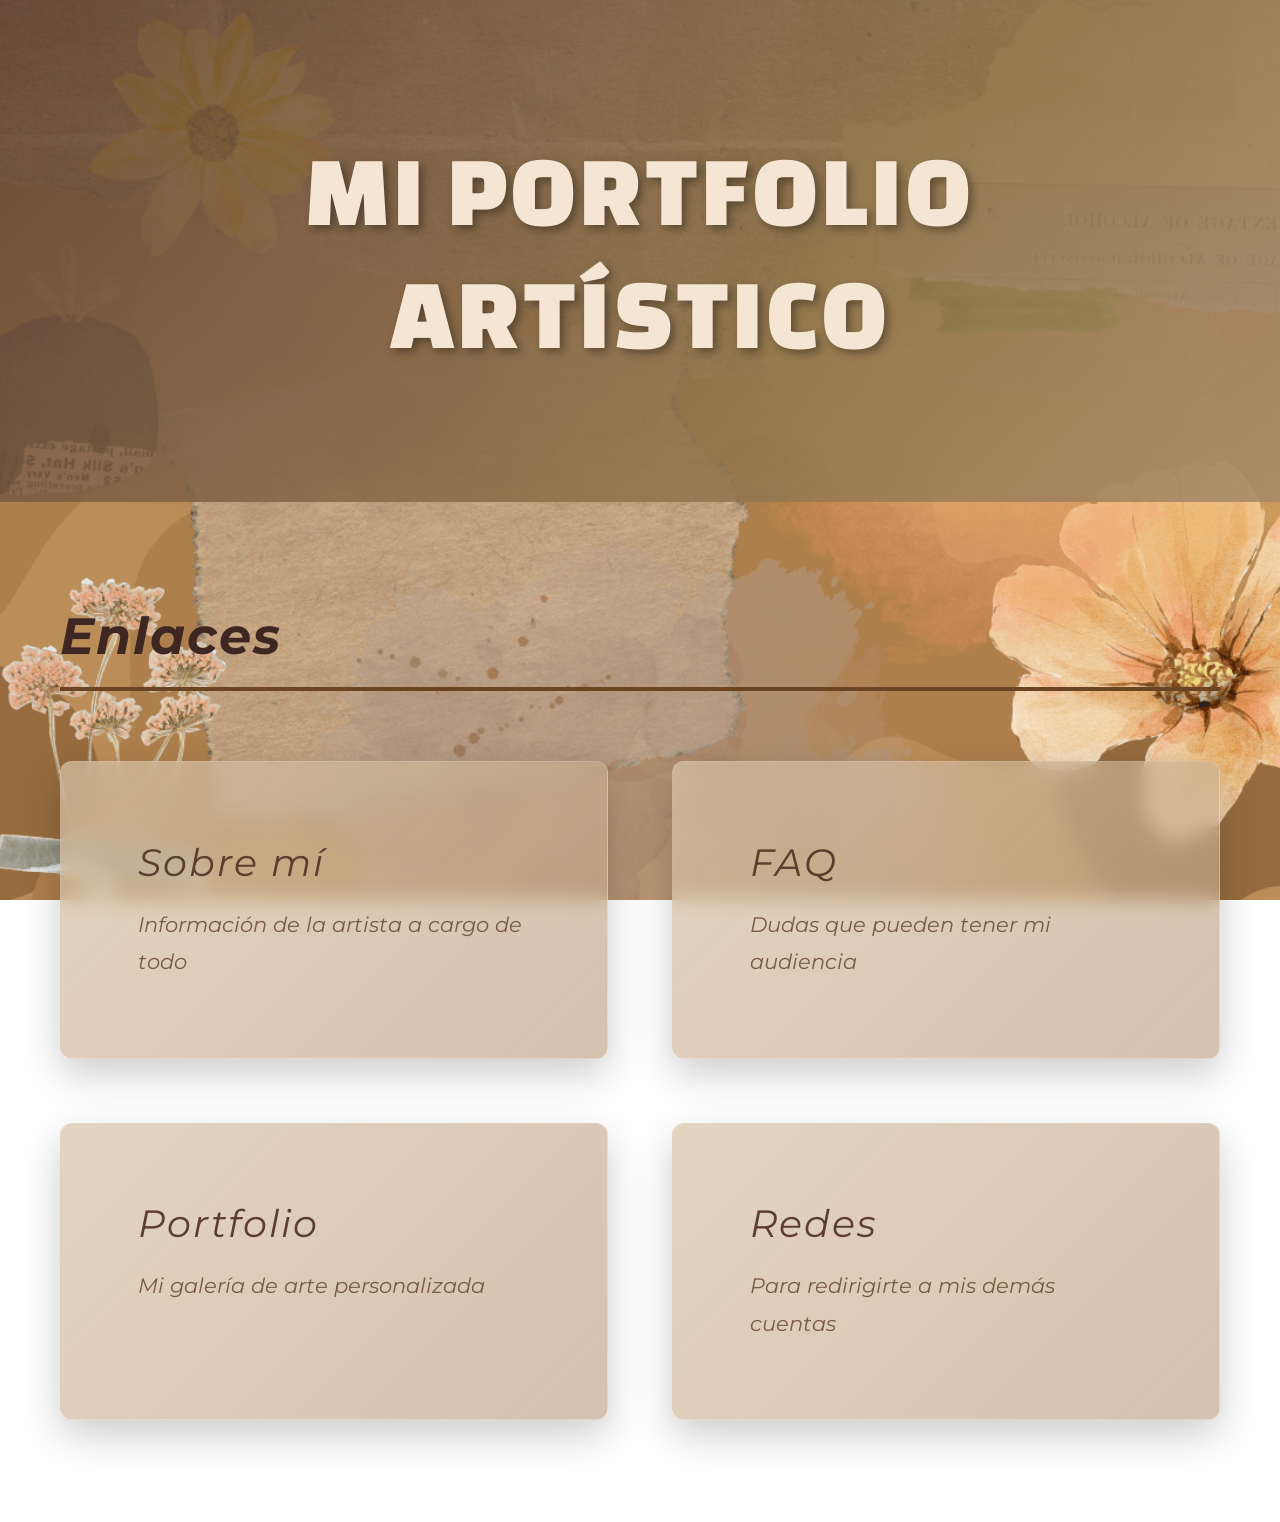
<file: index.html>
<!DOCTYPE html>
<html lang="es">
<head>
	<meta charset="UTF-8">
	<meta name="viewport" content="width=device-width, initial-scale=1.0">
	<title>MI PORTFOLIO ARTÍSTICO</title>
	<link rel="stylesheet" href="style-index.css">
</head>

<body>

	<header class="header-hero">
		<h1>MI PORTFOLIO ARTÍSTICO</h1>
	</header>

	<main>

		<section class="enlaces">
			<h2 class="section-title"><strong>Enlaces</strong></h2>

			<div class="cards-container">

				<a href="sobre-mi.html" class="card" target="_blank">
					<h3>Sobre mí</h3>
					<p>Información de la artista a cargo de todo</p>
				</a>

				<a href="faq.html" class="card" target="_blank">
					<h3>FAQ</h3>
					<p>Dudas que pueden tener mi audiencia</p>
				</a>

				<a href="portfolio.html" class="card" target="_blank">
					<h3>Portfolio</h3>
					<p>Mi galería de arte personalizada</p>
				</a>

				<a href="redes.html" class="card" target="_blank">
					<h3>Redes</h3>
					<p>Para redirigirte a mis demás cuentas</p>
				</a>

			</div>
		</section>

	</main>

</body>
</html>
</file>
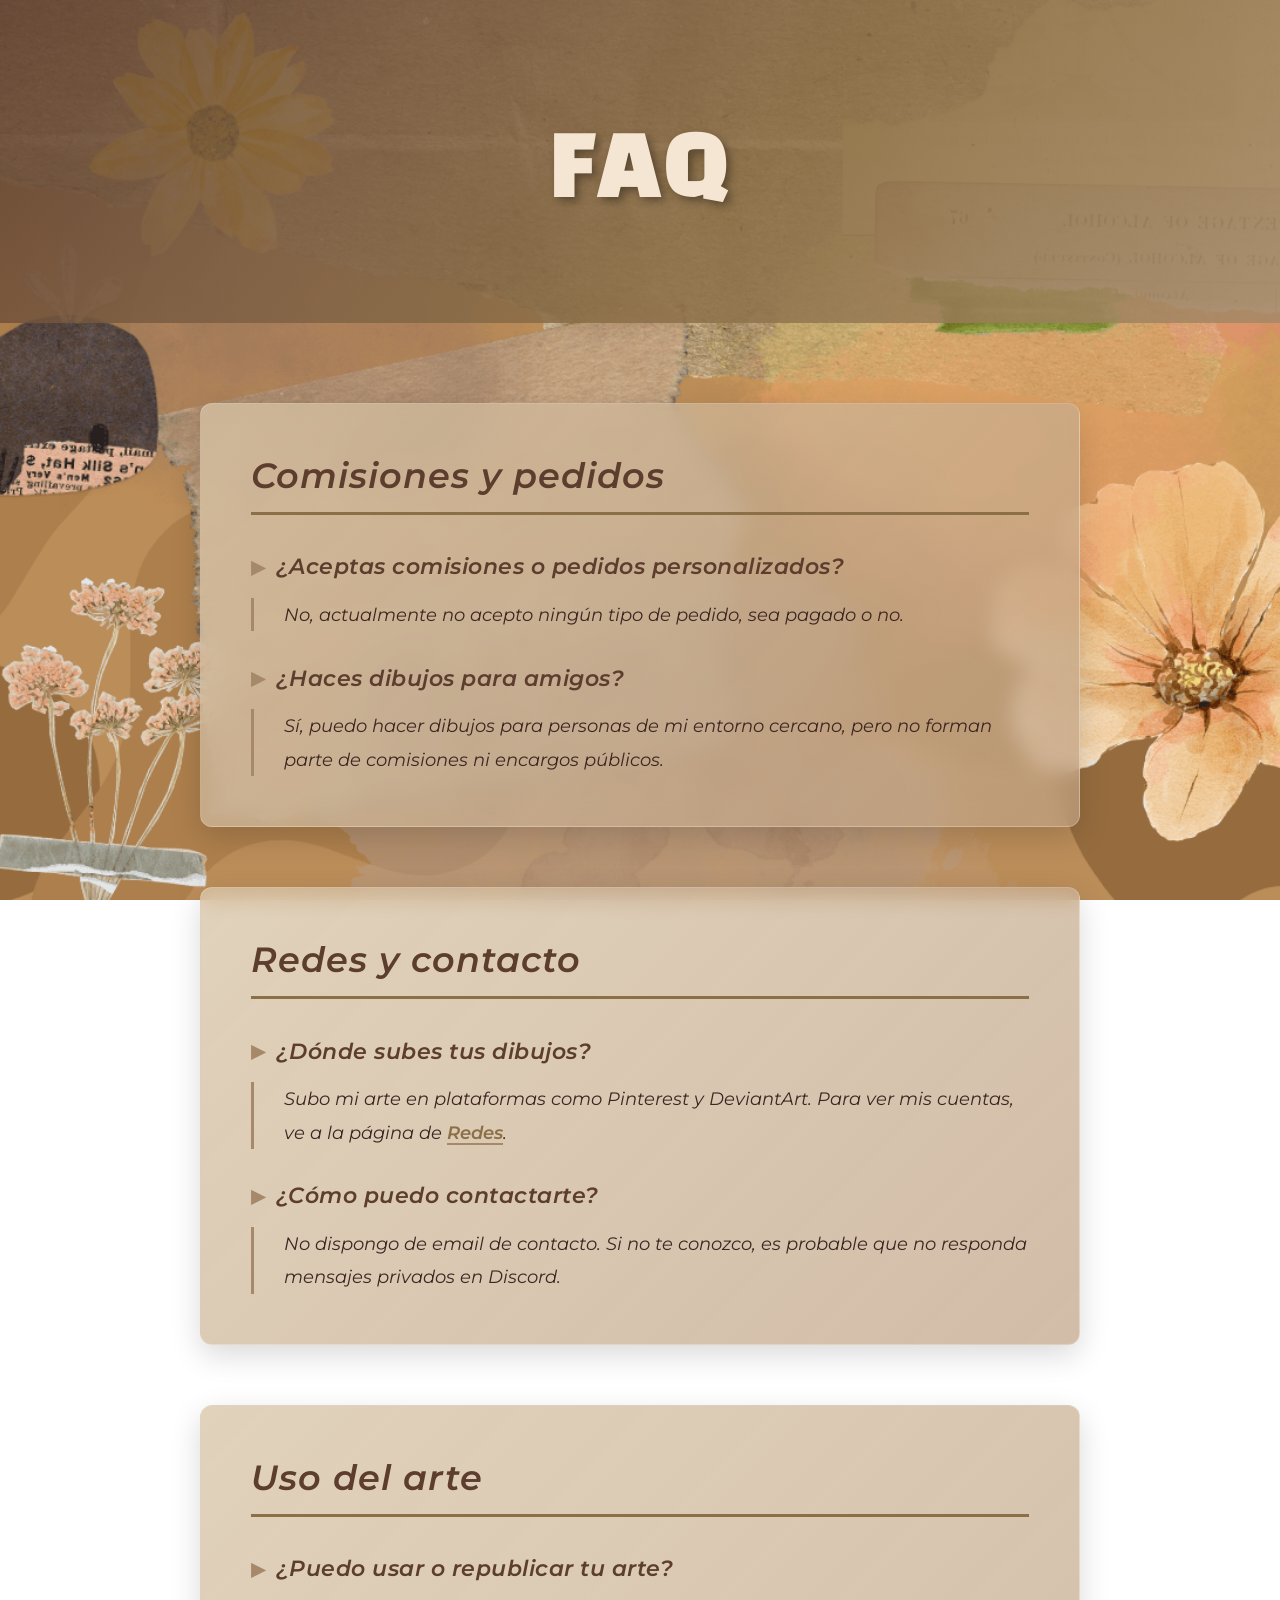
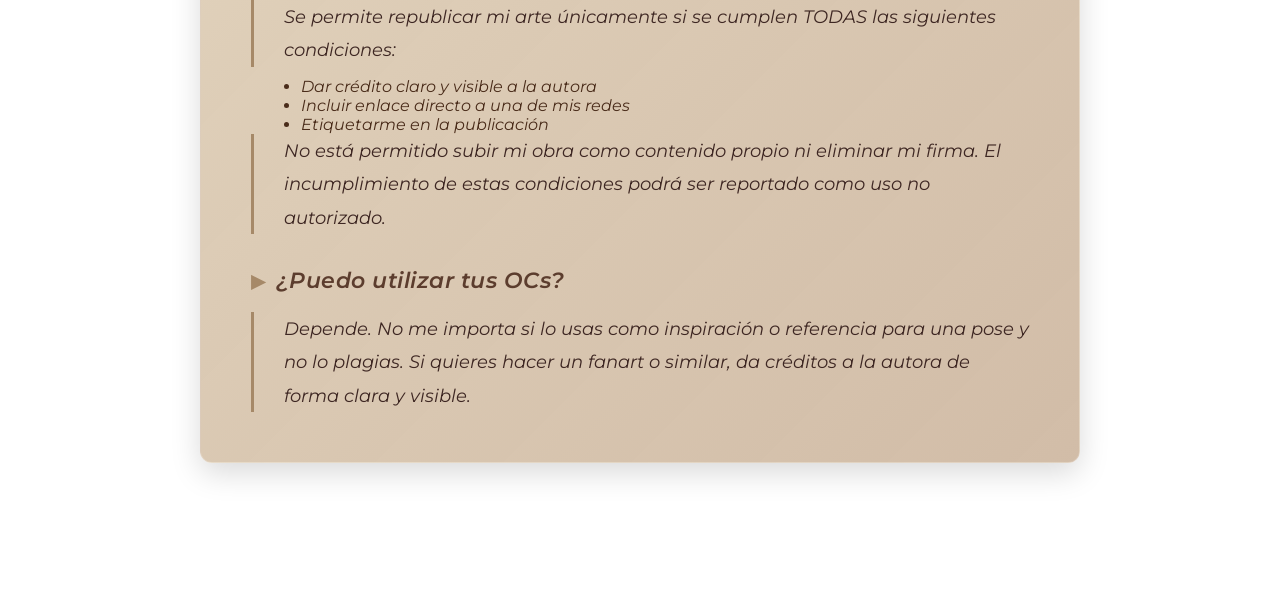
<file: faq.html>
<!DOCTYPE html>
<html lang="es">
<head>
    <meta charset="UTF-8">
    <meta name="viewport" content="width=device-width, initial-scale=1.0">
    <title>FAQ</title>
    <link rel="stylesheet" href="style-faq.css">
</head>

<body>

    <header id="faq-header" class="faq-header">
        <h1 class="faq-title">FAQ</h1>
    </header>

    <main id="faq-main" class="faq-main">

        <section class="faq-section faq-comisiones">

            <h2 class="faq-section-title">Comisiones y pedidos</h2>

            <div class="faq-item">
                <h3 class="faq-question">¿Aceptas comisiones o pedidos personalizados?</h3>
                <p class="faq-answer">
                    No, actualmente no acepto ningún tipo de pedido, sea pagado o
                    no.</p>
            </div>

            <div class="faq-item">
                <h3 class="faq-question">¿Haces dibujos para amigos?</h3>
                <p class="faq-answer">
                    Sí, puedo hacer dibujos para personas de mi entorno cercano, pero no forman parte 
                    de comisiones ni encargos públicos.</p>
            </div>

        </section>

        <section class="faq-section faq-contacto">

            <h2 class="faq-section-title">Redes y contacto</h2>

            <div class="faq-item">
                <h3 class="faq-question">¿Dónde subes tus dibujos?</h3>
                <p class="faq-answer">
                    Subo mi arte en plataformas como Pinterest y DeviantArt. Para ver mis cuentas,
                    ve a la página de <a href="redes.html" class="faq-link" target="_blank">Redes</a>.
                </p>
            </div>

            <div class="faq-item">
                <h3 class="faq-question">¿Cómo puedo contactarte?</h3>
                <p class="faq-answer">
                    No dispongo de email de contacto. Si no te conozco, es probable
                    que no responda mensajes privados en Discord.</p>
            </div>

        </section>

        <section class="faq-section faq-uso">

            <h2 class="faq-section-title">Uso del arte</h2>

            <div class="faq-item">
                <h3 class="faq-question">¿Puedo usar o republicar tu arte?</h3>
                <p class="faq-answer">
                    Se permite republicar mi arte únicamente si se cumplen TODAS las siguientes condiciones:
                </p>
                <ul class="faq-list">
                    <li>Dar crédito claro y visible a la autora</li>
                    <li>Incluir enlace directo a una de mis redes</li>
                    <li>Etiquetarme en la publicación</li>
                </ul>
                <p class="faq-answer">
                    No está permitido subir mi obra como contenido propio ni eliminar mi firma. El incumplimiento de estas condiciones podrá ser reportado como uso no autorizado.
                </p>
            </div>

            <div class="faq-item">
                <h3 class="faq-question">¿Puedo utilizar tus OCs?</h3>
                <p class="faq-answer">
                    Depende. No me importa si lo usas como inspiración o referencia para una pose y no
                    lo plagias. Si quieres hacer un fanart o similar, da créditos a la autora de forma
                    clara y visible.
                </p>
            </div>

        </section>

    </main>

</body>
</html>
</file>
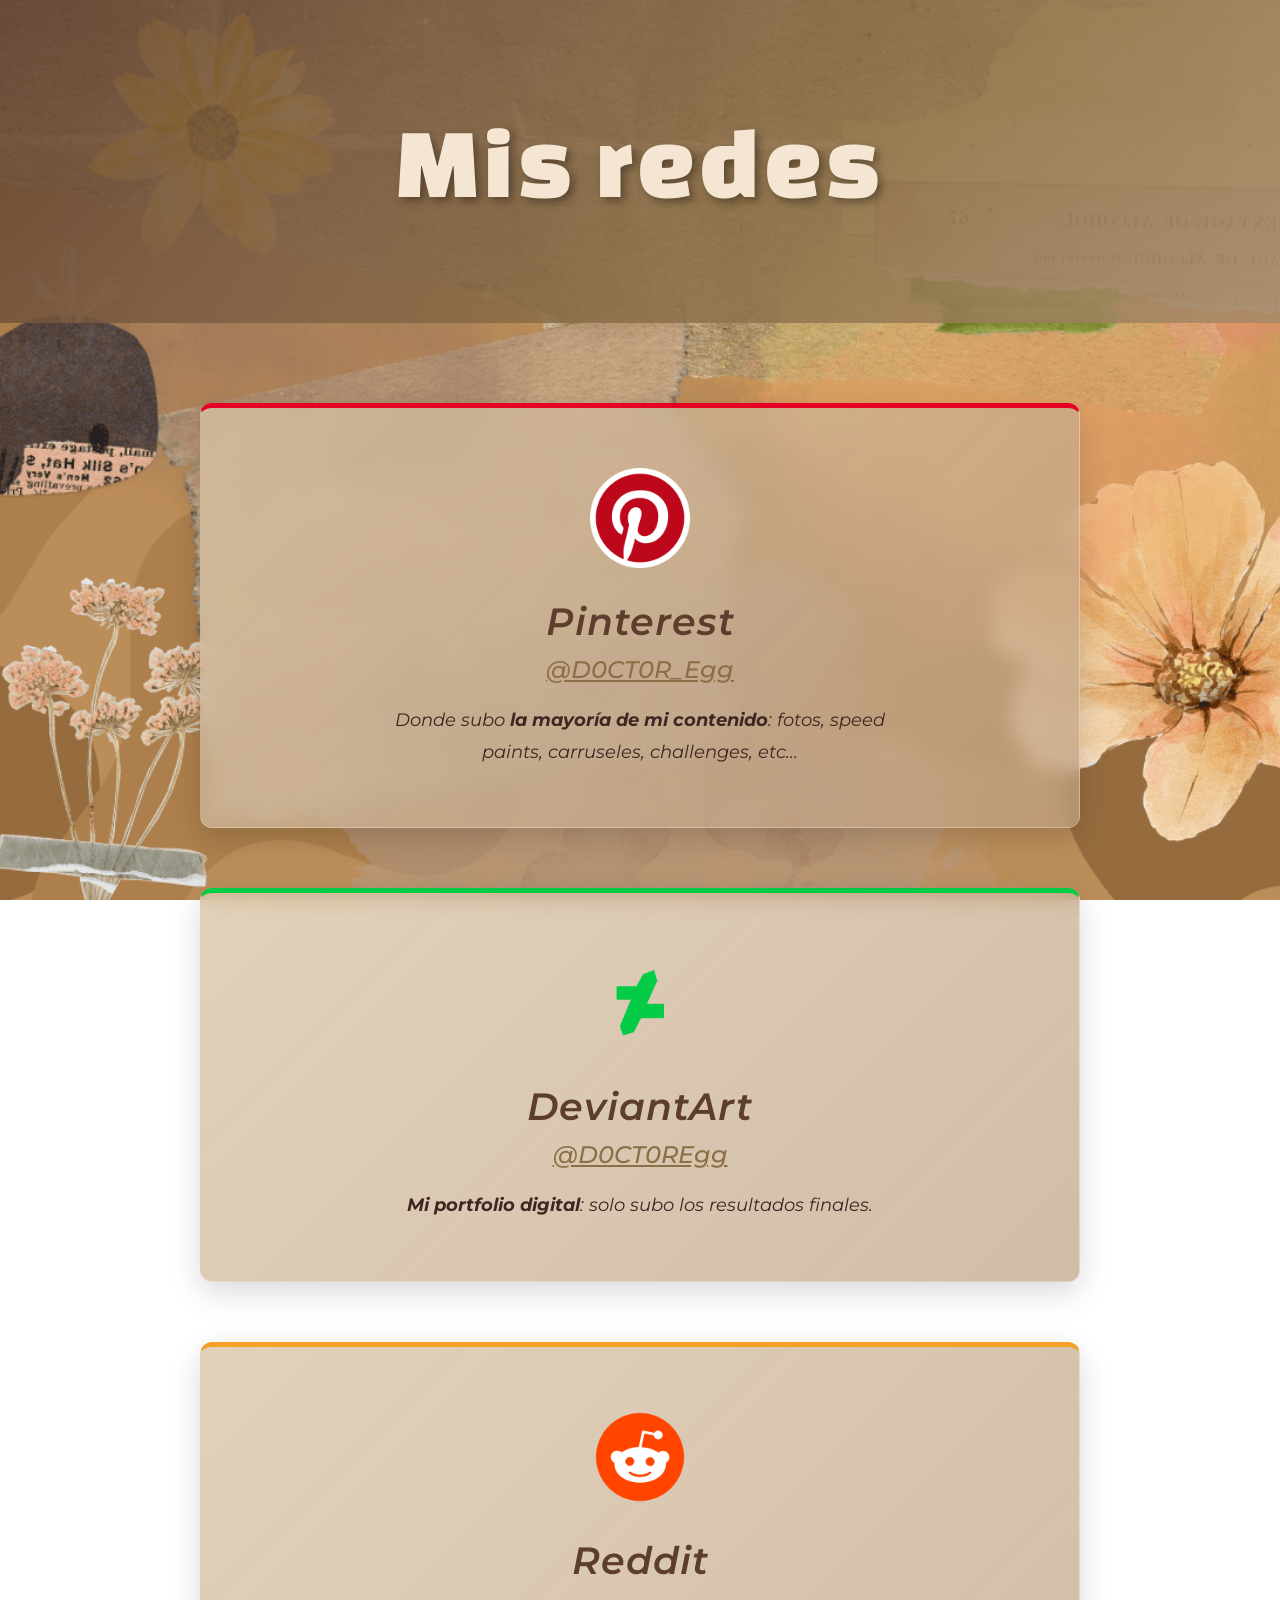
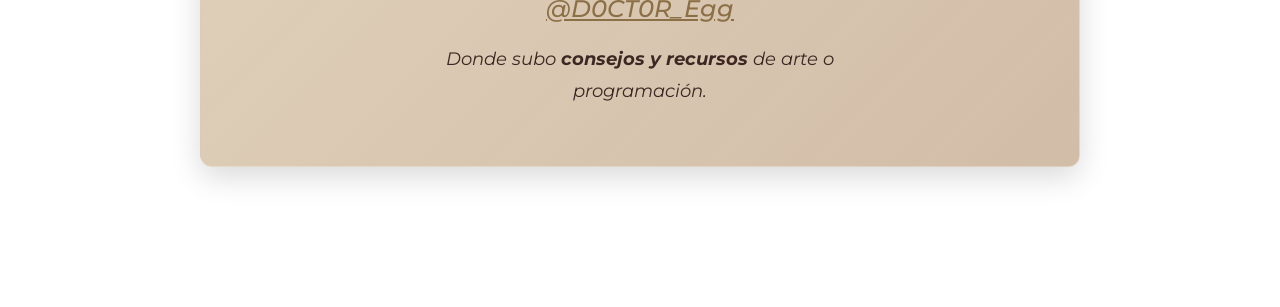
<file: redes.html>
<!DOCTYPE html>
<html lang="es">
<head>
	<meta charset="UTF-8">
	<meta name="viewport" content="width=device-width, initial-scale=1.0">
	<title>Redes</title>
    <link rel="stylesheet" href="style-redes.css">
</head>

<body class="body">

	<header class="header">
		<h1 class="header__title">Mis redes</h1>
	</header>

	<main class="main">

		<section class="social social--pinterest">
			<img class="social__logo" src="img/pinterest logo.png" alt="Logo de Pinterest">
			
			<h2 class="social__name">Pinterest</h2>
			<a class="social__username" href="https://es.pinterest.com/D0CT0R_Egg/_profile/" target="_blank">@D0CT0R_Egg</a>
			
			<p class="social__description">
				Donde subo <strong>la mayoría de mi contenido</strong>: fotos, speed paints, carruseles, challenges, etc...
			</p>
		</section>

		<section class="social social--deviantart">
			<img class="social__logo" src="img/deviant art logo.png" alt="Logo de DeviantArt">
			
			<h2 class="social__name">DeviantArt</h2>
			<a class="social__username" href="https://www.deviantart.com/d0ct0regg" target="_blank">@D0CT0REgg</a>
			
			<p class="social__description">
				<strong>Mi portfolio digital</strong>: solo subo los resultados finales.
			</p>
		</section>

		<section class="social social--reddit">
			<img class="social__logo" src="img/reddit logo.png" alt="Logo de Reddit">

			<h2 class="social__name">Reddit</h2>
			<a class="social__username" href="https://www.reddit.com/user/D0CT0R_Egg/" target="_blank">@D0CT0R_Egg</a>
			<p class="social__description">Donde subo <strong>consejos y recursos</strong> de arte o programación.

		</section>

	</main>

</body>
</html>
</file>
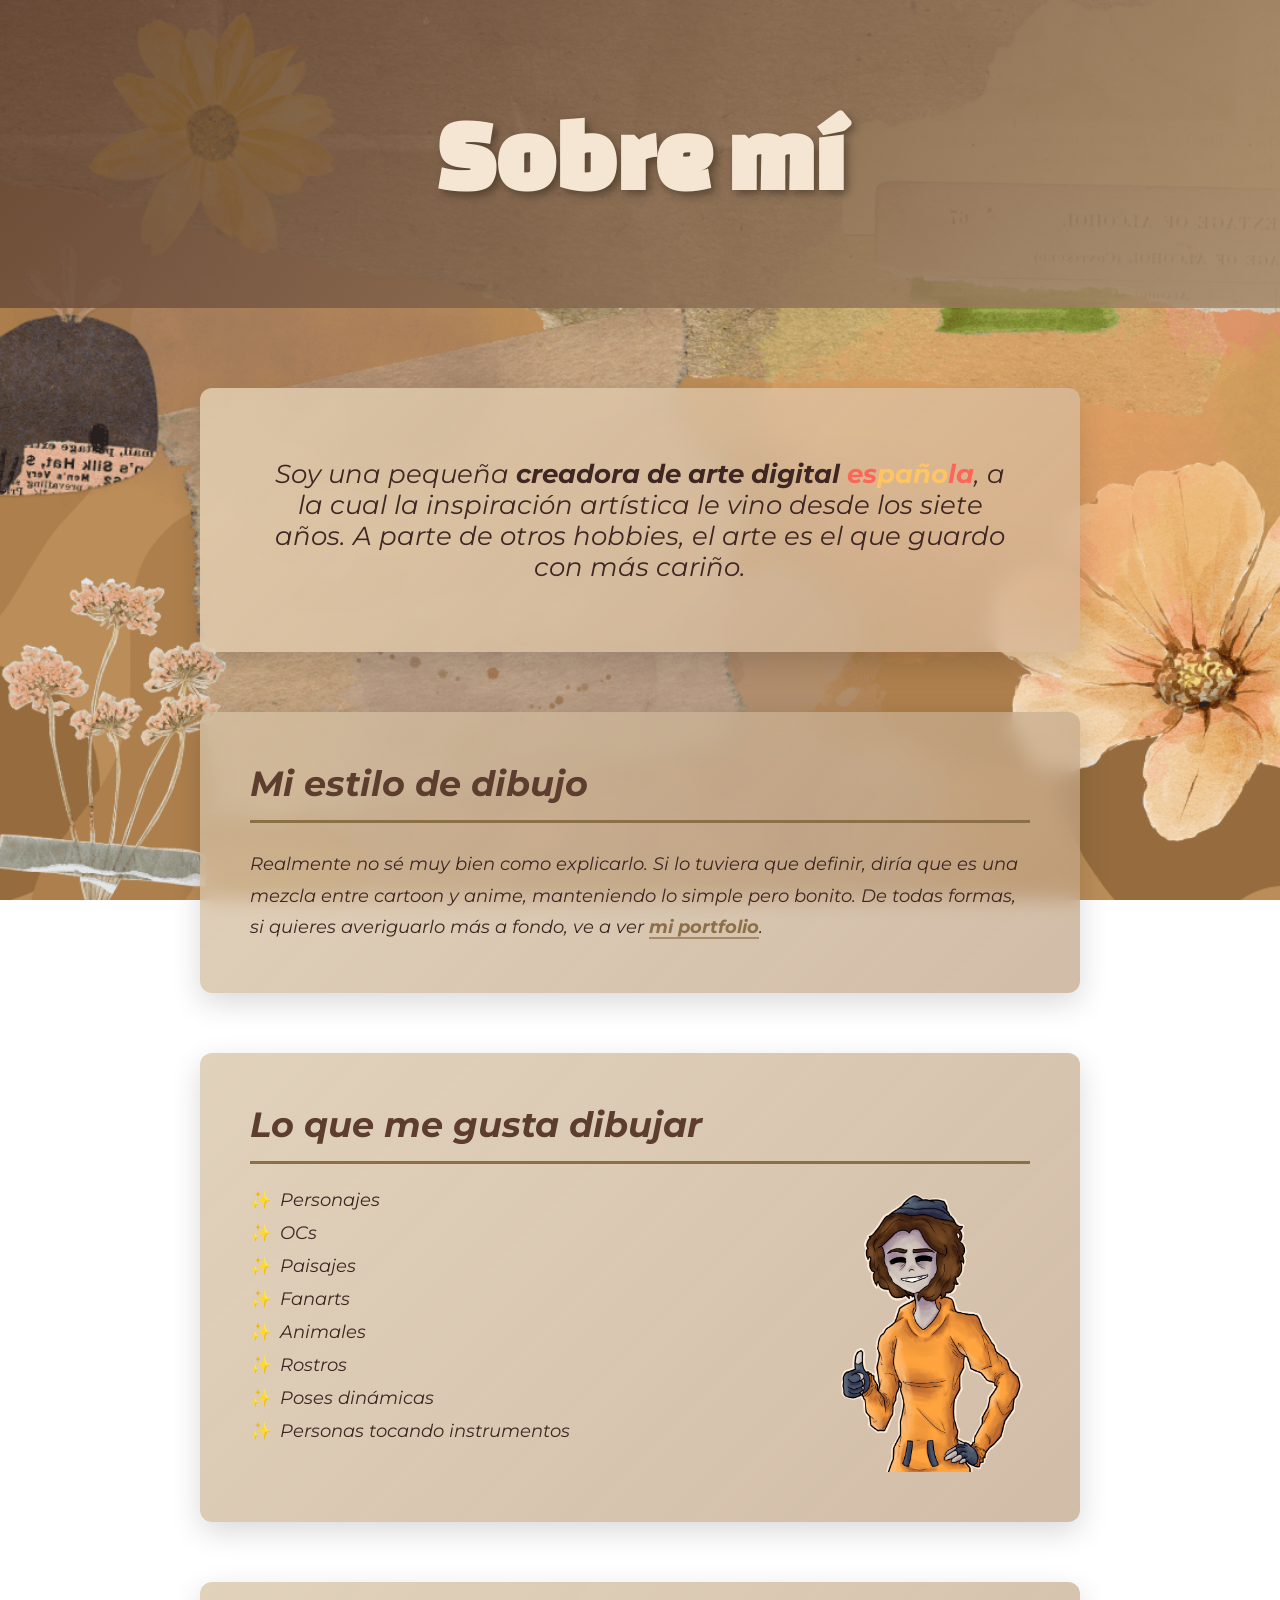
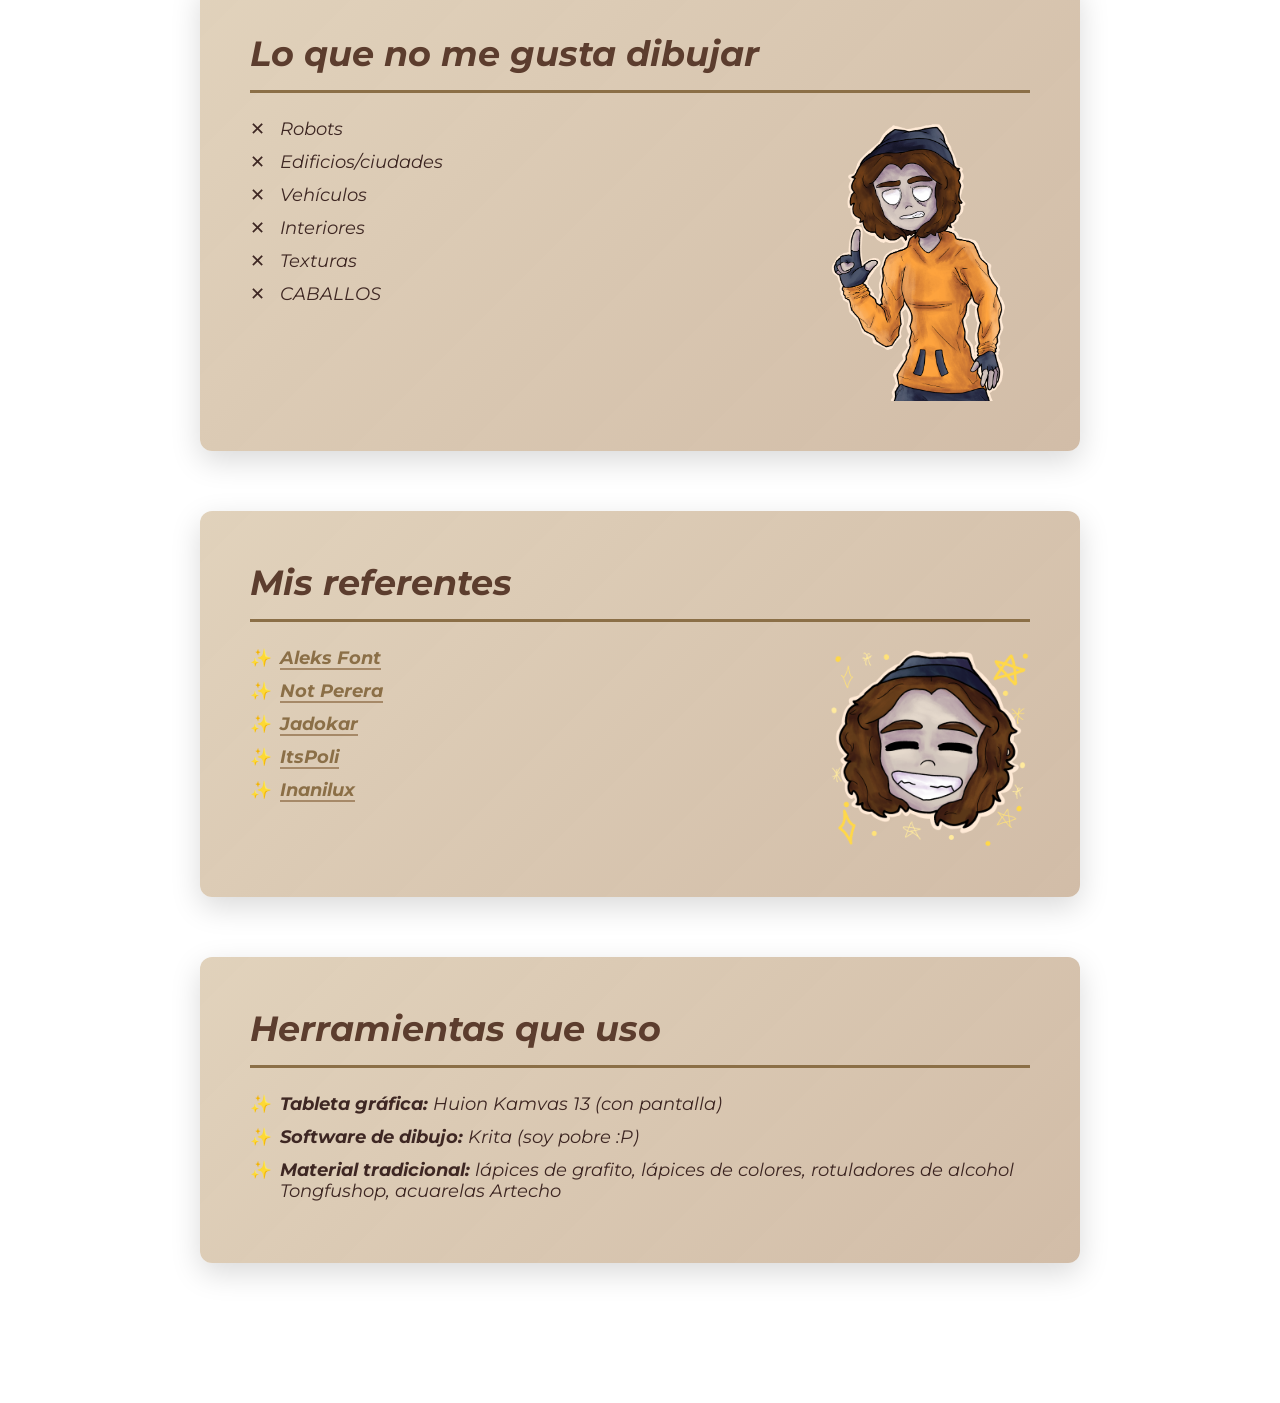
<file: sobre-mi.html>
<!DOCTYPE html>
<html lang="es">
<head>
	<meta charset="UTF-8">
	<meta name="viewport" content="width=device-width, initial-scale=1.0">
	<title>Sobre mí</title>
	<link rel="stylesheet" href="style-sobre-mi.css">
</head>

<body>

	<header id="header-principal">
		<h1 id="titulo-principal">Sobre mí</h1>
	</header>

	<main id="contenido-principal">

		<section class="bloque intro">
			<p class="texto-intro">
				Soy una pequeña <strong>creadora de arte digital <span class="rojo">es</span><span class="amarillo">paño</span><span class="rojo">la</span></strong>, a la cual la inspiración artística le vino desde los siete años. A parte de otros hobbies, el arte es el que guardo con más cariño.
			</p>
		</section>

		<section class="bloque">
			<h2 class="titulo-seccion">Mi estilo de dibujo</h2>
			<p class="texto-normal">
				Realmente no sé muy bien como explicarlo. Si lo tuviera que definir, diría que es una mezcla entre cartoon y anime, manteniendo lo simple pero bonito. De todas formas, si quieres averiguarlo más a fondo, ve a ver
				<a href="portfolio.html" class="enlace" target="_blank">mi portfolio</a>.
			</p>
		</section>

		<section class="bloque">
			<h2 class="titulo-seccion">Lo que me gusta dibujar</h2>

			<div class="contenido-si-gusta">

				<ul class="lista">
					<li>Personajes</li>
					<li>OCs</li>
					<li>Paisajes</li>
					<li>Fanarts</li>
					<li>Animales</li>
					<li>Rostros</li>
					<li>Poses dinámicas</li>
					<li>Personas tocando instrumentos</li>
				</ul>

				<img src="img/imagen-oc-si.png" class="imagen-si-gusta" alt="Me gusta dibujar">

			</div>
		</section>

		<section class="bloque">
			<h2 class="titulo-seccion">Lo que no me gusta dibujar</h2>

			<div class="contenido-no-gusta">

				<ul class="lista lista-negativa">
					<li>Robots</li>
					<li>Edificios/ciudades</li>
					<li>Vehículos</li>
					<li>Interiores</li>
					<li>Texturas</li>
					<li>CABALLOS</li>
				</ul>

				<img src="img/imagen-oc-no.png" class="imagen-no-gusta" alt="No me gusta dibujar">

			</div>
		</section>

		<section class="bloque">
			<h2 class="titulo-seccion">Mis referentes</h2>

			<div class="referentes-contenido">

				<ul class="lista">
					<li><a href="https://www.youtube.com/@AleksFont" class="enlace" target="_blank">Aleks Font</a></li>
					<li><a href="https://www.youtube.com/@notperera" class="enlace" target="_blank">Not Perera</a></li>
					<li><a href="https://www.youtube.com/@JADOKAR" class="enlace" target="_blank">Jadokar</a></li>
					<li><a href="https://www.youtube.com/@itspoli__" class="enlace" target="_blank">ItsPoli</a></li>
					<li><a href="https://www.youtube.com/@inanilux" class="enlace" target="_blank">Inanilux</a></li>
				</ul>

				<img src="img/imagen-cara.png" class="imagen-referentes" alt="Mis referentes">

			</div>
		</section>

		<section class="bloque">
			<h2 class="titulo-seccion">Herramientas que uso</h2>

			<ul class="lista">
				<li><strong>Tableta gráfica:</strong> Huion Kamvas 13 (con pantalla)</li>
				<li><strong>Software de dibujo:</strong> Krita (soy pobre :P)</li>
				<li><strong>Material tradicional:</strong> lápices de grafito, lápices de colores, rotuladores de alcohol Tongfushop, acuarelas Artecho</li>
			</ul>

		</section>

	</main>

</body>
</html>
</file>
<file: style-index.css>
* {
	margin: 0;
	padding: 0;
	box-sizing: border-box;
}

@font-face {
	font-family: 'Changa_one';
	src: url('fonts/Changa_One/ChangaOne-Regular.ttf') format('truetype'),
		 url('fonts/Changa_One/ChangaOne-Italic.ttf') format('truetype');
}

@font-face {
	font-family: 'Montserrat';
	src: url('fonts/Montserrat-Italic-VariableFont_wght.ttf') format('truetype'),
		 url('fonts/Montserrat-VariableFont_wght.ttf') format('truetype');
}

/* ===================== */
/* 🌍 BASE */
/* ===================== */

body {
	font-family: "Montserrat", sans-serif;
	background-image: url('img/fondo.png');
	background-size: cover;
	background-attachment: fixed;
	background-position: center;
	color: #4A2C1A;
	min-height: 100vh;
}

/* ===================== */
/* 🟤 HERO */
/* ===================== */

.header-hero {
	background: linear-gradient(135deg, rgba(92, 61, 46, 0.85) 0%, rgba(122, 92, 66, 0.85) 30%, rgba(139, 111, 71, 0.85) 60%, rgba(166, 137, 104, 0.85) 100%);
	padding: clamp(60px, 10vw, 150px) clamp(20px, 5vw, 60px);
	text-align: center;
	position: relative;
	overflow: hidden;
}

.header-hero h1 {
	font-family: "Changa_one", serif;
	font-size: clamp(2.8rem, 8vw, 10rem);
	color: #F5E6D3;
	text-shadow: 4px 4px 8px rgba(0, 0, 0, 0.35);
	letter-spacing: 4px;
	font-weight: normal;
	line-height: 1.2;
}

/* ===================== */
/* 📦 MAIN */
/* ===================== */

main {
	max-width: 1400px;
	margin: 0 auto;
	padding: clamp(40px, 8vw, 120px) clamp(20px, 5vw, 60px);
}

.section-title {
	font-size: clamp(1.8rem, 4vw, 3.5rem);
	color: #3E2723;
	margin-bottom: 30px;
	font-weight: normal;
	border-bottom: 4px solid #6B4423;
	padding-bottom: 20px;
	letter-spacing: 2px;
}

/* ===================== */
/* 🧱 GRID */
/* ===================== */

.cards-container {
	display: grid;
	grid-template-columns: repeat(2, 1fr);
	gap: clamp(20px, 5vw, 80px);
	margin-top: 70px;
}

/* ===================== */
/* 🪵 CARD */
/* ===================== */

.card {
	background: linear-gradient(135deg, rgba(215, 195, 165, 0.7) 0%, rgba(190, 160, 130, 0.65) 100%);
	padding: clamp(30px, 6vw, 80px);
	border-radius: 12px;
	text-decoration: none;
	color: #3E2723;
	transition: all 0.4s ease;
	box-shadow: 0 15px 40px rgba(0, 0, 0, 0.2);
	cursor: pointer;
	backdrop-filter: blur(10px);
	border: 1px solid rgba(255, 255, 255, 0.2);
}

.card:hover {
	transform: translateY(-15px);
	box-shadow: 0 20px 50px rgba(0, 0, 0, 0.3);
	background: linear-gradient(135deg, rgba(230, 210, 180, 0.85) 0%, rgba(210, 180, 150, 0.8) 100%);
}

.card h3 {
	font-size: clamp(1.5rem, 3vw, 2.8rem);
	margin-bottom: 20px;
	color: #5C3D2E;
	font-weight: normal;
	letter-spacing: 2px;
}

.card p {
	font-size: clamp(1rem, 2vw, 1.3rem);
	color: #7A5C42;
	line-height: 1.8;
	font-style: italic;
}

/* ===================== */
/* 📱 RESPONSIVE */
/* ===================== */

@media (max-width: 1024px) {
	.cards-container {
		grid-template-columns: 1fr;
	}
}

@media (max-width: 768px) {
	.header-hero h1 {
		letter-spacing: 2px;
	}

	.card:hover {
		transform: none;
	}
}

@media (max-width: 480px) {
	.section-title {
		border-bottom: 2px solid #6B4423;
	}

	.cards-container {
		gap: 25px;
	}
}
</file>
<file: style-faq.css>
* {
	margin: 0;
	padding: 0;
	box-sizing: border-box;
}

@font-face {
	font-family: 'Changa_one';
	src: url('fonts/Changa_One/ChangaOne-Regular.ttf') format('truetype'),
		 url('fonts/Changa_One/ChangaOne-Italic.ttf') format('truetype');
}

@font-face {
	font-family: 'Montserrat';
	src: url('fonts/Montserrat-Italic-VariableFont_wght.ttf') format('truetype'),
		 url('fonts/Montserrat-VariableFont_wght.ttf') format('truetype');
}

/* ===================== */
/* 🌍 BASE */
/* ===================== */

body {
	font-family: "Montserrat", sans-serif;
	background-image: url('img/fondo.png');
	background-size: cover;
	background-attachment: fixed;
	background-position: center;
	color: #4A2C1A;
	min-height: 100vh;
}

/* ===================== */
/* 🟤 HEADER */
/* ===================== */

.faq-header {
	background: linear-gradient(135deg, rgba(92, 61, 46, 0.85) 0%, rgba(122, 92, 66, 0.85) 30%, rgba(139, 111, 71, 0.85) 60%, rgba(166, 137, 104, 0.85) 100%);
	padding: clamp(60px, 10vw, 100px) clamp(20px, 5vw, 60px);
	text-align: center;
	position: relative;
	overflow: hidden;
}

.faq-title {
	font-family: "Changa_one", serif;
	font-size: clamp(2.5rem, 8vw, 7rem);
	color: #F5E6D3;
	text-shadow: 4px 4px 8px rgba(0, 0, 0, 0.35);
	letter-spacing: 4px;
	font-weight: normal;
	line-height: 1.2;
}

/* ===================== */
/* 📦 MAIN */
/* ===================== */

.faq-main {
	max-width: 1000px;
	margin: 0 auto;
	padding: clamp(40px, 8vw, 80px) clamp(20px, 5vw, 60px);
}

/* ===================== */
/* 🧱 SECCIONES */
/* ===================== */

.faq-section {
	background: linear-gradient(135deg, rgba(215, 195, 165, 0.75) 0%, rgba(190, 160, 130, 0.7) 100%);
	padding: clamp(25px, 5vw, 50px);
	margin-bottom: clamp(30px, 6vw, 60px);
	border-radius: 12px;
	box-shadow: 0 10px 30px rgba(0, 0, 0, 0.15);
	backdrop-filter: blur(10px);
	border: 1px solid rgba(255, 255, 255, 0.2);
	transition: all 0.3s ease;
}

.faq-section:hover {
	transform: translateY(-5px);
	box-shadow: 0 15px 40px rgba(0, 0, 0, 0.2);
}

/* ===================== */
/* 🏷️ TÍTULOS */
/* ===================== */

.faq-section-title {
	font-size: clamp(1.5rem, 3vw, 2.2rem);
	color: #5C3D2E;
	margin-bottom: 35px;
	font-weight: 600;
	letter-spacing: 1px;
	border-bottom: 3px solid #8B6F47;
	padding-bottom: 15px;
}

/* ===================== */
/* 📌 ITEMS */
/* ===================== */

.faq-item {
	margin-bottom: 30px;
}

.faq-item:last-child {
	margin-bottom: 0;
}

/* ===================== */
/* ❓ PREGUNTAS */
/* ===================== */

.faq-question {
	font-size: clamp(1.1rem, 2.5vw, 1.4rem);
	color: #5C3D2E;
	margin-bottom: 15px;
	font-weight: 600;
	letter-spacing: 0.5px;
	cursor: pointer;
	transition: all 0.3s ease;
	display: flex;
	align-items: center;
}

.faq-question:hover {
	color: #8B6F47;
	transform: translateX(5px);
}

.faq-question:before {
	content: "▸";
	margin-right: 10px;
	font-size: 1.2em;
	color: #A68968;
	transition: transform 0.3s ease;
}

/* ===================== */
/* 📃 LISTAS */
/* ===================== */

.faq-list {
	padding-left: clamp(20px, 4vw, 50px);
	margin-top: 10px;
}

/* ===================== */
/* 💬 RESPUESTAS */
/* ===================== */

.faq-answer {
	font-size: clamp(1rem, 2vw, 1.1rem);
	color: #3E2723;
	line-height: 1.9;
	padding-left: 30px;
	border-left: 3px solid #A68968;
}

/* ===================== */
/* 🔗 LINKS */
/* ===================== */

.faq-link {
	color: #8B6F47;
	text-decoration: none;
	font-weight: 600;
	border-bottom: 2px solid #A68968;
	transition: all 0.3s ease;
}

.faq-link:hover {
	color: #5C3D2E;
	border-bottom-color: #5C3D2E;
}

/* ===================== */
/* 📱 RESPONSIVE */
/* ===================== */

@media (max-width: 768px) {

	.faq-question {
		flex-direction: row;
	}

	.faq-answer {
		padding-left: 20px;
	}

	.faq-section:hover {
		transform: none;
	}
}
</file>
<file: style-redes.css>
* {
	margin: 0;
	padding: 0;
	box-sizing: border-box;
}

@font-face {
	font-family: 'Changa_one';
	src: url('fonts/Changa_One/ChangaOne-Regular.ttf') format('truetype'),
		 url('fonts/Changa_One/ChangaOne-Italic.ttf') format('truetype');
}

@font-face {
	font-family: 'Montserrat';
	src: url('fonts/Montserrat-Italic-VariableFont_wght.ttf') format('truetype'),
		 url('fonts/Montserrat-VariableFont_wght.ttf') format('truetype');
}

/* ===================== */
/* 🌍 BASE */
/* ===================== */

.body {
	font-family: "Montserrat", sans-serif;
	background-image: url('img/fondo.png');
	background-size: cover;
	background-attachment: fixed;
	background-position: center;
	color: #4A2C1A;
	min-height: 100vh;
	display: flex;
	flex-direction: column;
}

/* ===================== */
/* 🟤 HEADER */
/* ===================== */

.header {
	background: linear-gradient(135deg, rgba(92, 61, 46, 0.85) 0%, rgba(122, 92, 66, 0.85) 30%, rgba(139, 111, 71, 0.85) 60%, rgba(166, 137, 104, 0.85) 100%);
	padding: clamp(60px, 10vw, 100px) clamp(20px, 5vw, 60px);
	text-align: center;
}

.header__title {
	font-family: "Changa_one", serif;
	font-size: clamp(2.5rem, 8vw, 7rem);
	color: #F5E6D3;
	text-shadow: 4px 4px 8px rgba(0, 0, 0, 0.35);
	letter-spacing: 4px;
	font-weight: normal;
	line-height: 1.2;
}

/* ===================== */
/* 📦 MAIN */
/* ===================== */

.main {
	flex: 1;
	max-width: 1000px;
	margin: 0 auto;
	width: 100%;
	padding: clamp(40px, 8vw, 80px) clamp(20px, 5vw, 60px);
}

/* ===================== */
/* 🧱 SOCIAL CARD */
/* ===================== */

.social {
	background: linear-gradient(135deg, rgba(215, 195, 165, 0.75) 0%, rgba(190, 160, 130, 0.7) 100%);
	padding: clamp(30px, 6vw, 60px) clamp(25px, 6vw, 70px);
	margin-bottom: clamp(30px, 6vw, 60px);
	border-radius: 12px;
	box-shadow: 0 10px 30px rgba(0, 0, 0, 0.15);
	backdrop-filter: blur(10px);
	border: 1px solid rgba(255, 255, 255, 0.2);
	transition: all 0.3s ease;
	display: flex;
	flex-direction: column;
	align-items: center;
	text-align: center;
}

.social:hover {
	transform: translateY(-5px);
	box-shadow: 0 15px 40px rgba(0, 0, 0, 0.2);
}

/* ===================== */
/* 🖼️ LOGO */
/* ===================== */

.social__logo {
	width: clamp(70px, 10vw, 100px);
	height: clamp(70px, 10vw, 100px);
	object-fit: contain;
	margin-bottom: 30px;
}

/* ===================== */
/* 🏷️ TEXTOS */
/* ===================== */

.social__name {
	font-size: clamp(1.5rem, 3vw, 2.5rem);
	color: #5C3D2E;
	margin-bottom: 10px;
	font-weight: 600;
	letter-spacing: 1px;
}

.social__username {
	font-size: clamp(1.1rem, 2.5vw, 1.5rem);
	color: #8B6F47;
	margin-bottom: 20px;
	font-weight: 500;
}

.social__description {
	font-size: clamp(1rem, 2vw, 1.1rem);
	color: #3E2723;
	line-height: 1.8;
	max-width: 500px;
}

/* ===================== */
/* 🎨 VARIANTES */
/* ===================== */

.social--pinterest {
	border-top: 5px solid #E60023;
}

.social--deviantart {
	border-top: 5px solid #05CC47;
}

.social--reddit {
	border-top: 5px solid #f7a027;
}

/* ===================== */
/* 📱 RESPONSIVE */
/* ===================== */

@media (max-width: 768px) {

	.social {
		margin-bottom: 40px;
	}

	.social:hover {
		transform: none;
	}
}
</file>
<file: style-sobre-mi.css>
* {
	margin: 0;
	padding: 0;
	box-sizing: border-box;
}

@font-face {
	font-family: 'Changa_one';
	src: url('fonts/Changa_One/ChangaOne-Regular.ttf') format('truetype'),
		 url('fonts/Changa_One/ChangaOne-Italic.ttf') format('truetype');
}

@font-face {
	font-family: 'Montserrat';
	src: url('fonts/Montserrat-Italic-VariableFont_wght.ttf') format('truetype'),
		 url('fonts/Montserrat-VariableFont_wght.ttf') format('truetype');
}

/* ===================== */
/* 🌍 BASE */
/* ===================== */

body {
	font-family: "Montserrat", sans-serif;
	background-image: url('img/fondo.png');
	background-size: cover;
	background-attachment: fixed;
	background-position: center;
	color: #4A2C1A;
	min-height: 100vh;
}

/* ===================== */
/* 🟤 HEADER */
/* ===================== */

#header-principal {
	background: linear-gradient(135deg, rgba(92, 61, 46, 0.85), rgba(166, 137, 104, 0.85));
	padding: clamp(60px, 10vw, 100px) clamp(20px, 5vw, 60px);
	text-align: center;
}

#titulo-principal {
	font-family: "Changa_one", serif;
	font-size: clamp(2.5rem, 8vw, 7rem);
	color: #F5E6D3;
	text-shadow: 4px 4px 8px rgba(0, 0, 0, 0.35);
}

/* ===================== */
/* 📦 CONTENIDO */
/* ===================== */

#contenido-principal {
	max-width: 1000px;
	margin: 0 auto;
	padding: clamp(40px, 8vw, 80px) clamp(20px, 5vw, 60px);
}

/* ===================== */
/* 🧱 BLOQUES */
/* ===================== */

.bloque {
	background: linear-gradient(135deg, rgba(215,195,165,0.75), rgba(190,160,130,0.7));
	padding: clamp(25px, 5vw, 50px);
	margin-bottom: clamp(30px, 6vw, 60px);
	border-radius: 12px;
	box-shadow: 0 10px 30px rgba(0,0,0,0.15);
	backdrop-filter: blur(10px);
}

.bloque.intro {
	background: linear-gradient(135deg, rgba(230,210,180,0.8), rgba(210,180,150,0.75));
	padding: clamp(35px, 6vw, 70px);
}

/* ===================== */
/* ✏️ TEXTOS */
/* ===================== */

.texto-intro {
	font-size: clamp(1.2rem, 2.5vw, 1.6rem);
	text-align: center;
	color: #3E2723;
}

.texto-normal {
	font-size: clamp(1rem, 2vw, 1.1rem);
	color: #3E2723;
	line-height: 1.8;
}

/* ===================== */
/* 🏷️ TÍTULOS */
/* ===================== */

.titulo-seccion {
	font-size: clamp(1.5rem, 3vw, 2.2rem);
	color: #5C3D2E;
	margin-bottom: 25px;
	border-bottom: 3px solid #8B6F47;
	padding-bottom: 15px;
}

/* ===================== */
/* 📋 LISTAS */
/* ===================== */

.lista {
	list-style: none;
	font-size: clamp(1rem, 2vw, 1.1rem);
	color: #3E2723;
}

.lista li {
	margin-bottom: 12px;
	padding-left: 30px;
	position: relative;
}

.lista li:before {
	content: "✨";
	position: absolute;
	left: 0;
}

.lista-negativa li:before {
	content: "✕";
}

/* ===================== */
/* 🔗 LINKS */
/* ===================== */

.enlace {
	color: #8B6F47;
	text-decoration: none;
	font-weight: bold;
	border-bottom: 2px solid #A68968;
}

/* ===================== */
/* 🔄 FLEX */
/* ===================== */

.contenido-si-gusta,
.contenido-no-gusta,
.referentes-contenido {
	display: flex;
	gap: clamp(15px, 3vw, 20px);
	align-items: flex-start;
	justify-content: space-between;
}

/* ===================== */
/* 🧩 FLEX ITEMS */
/* ===================== */

.contenido-si-gusta .lista,
.contenido-no-gusta .lista {
	flex: 1;
}

/* ===================== */
/* 🖼️ IMÁGENES */
/* ===================== */

.imagen-si-gusta,
.imagen-no-gusta,
.imagen-referentes {
	width: 100%;
	max-width: 200px;
	height: auto;
	object-fit: cover;
	border-radius: 10px;
	flex-shrink: 0;
}

/* ===================== */
/* 🎨 COLORES */
/* ===================== */

.rojo { color: rgb(255,101,87); }
.amarillo { color: rgb(255,197,98); }

/* ===================== */
/* 📱 RESPONSIVE */
/* ===================== */

@media (max-width: 768px) {

	.contenido-si-gusta,
	.contenido-no-gusta,
	.referentes-contenido {
		flex-direction: column;
		align-items: center;
		text-align: center;
	}

	.imagen-si-gusta,
	.imagen-no-gusta,
	.imagen-referentes {
		max-width: 250px;
	}

	.lista li {
		padding-left: 0;
	}

	.lista li:before {
		position: static;
		margin-right: 8px;
	}
}
</file>
